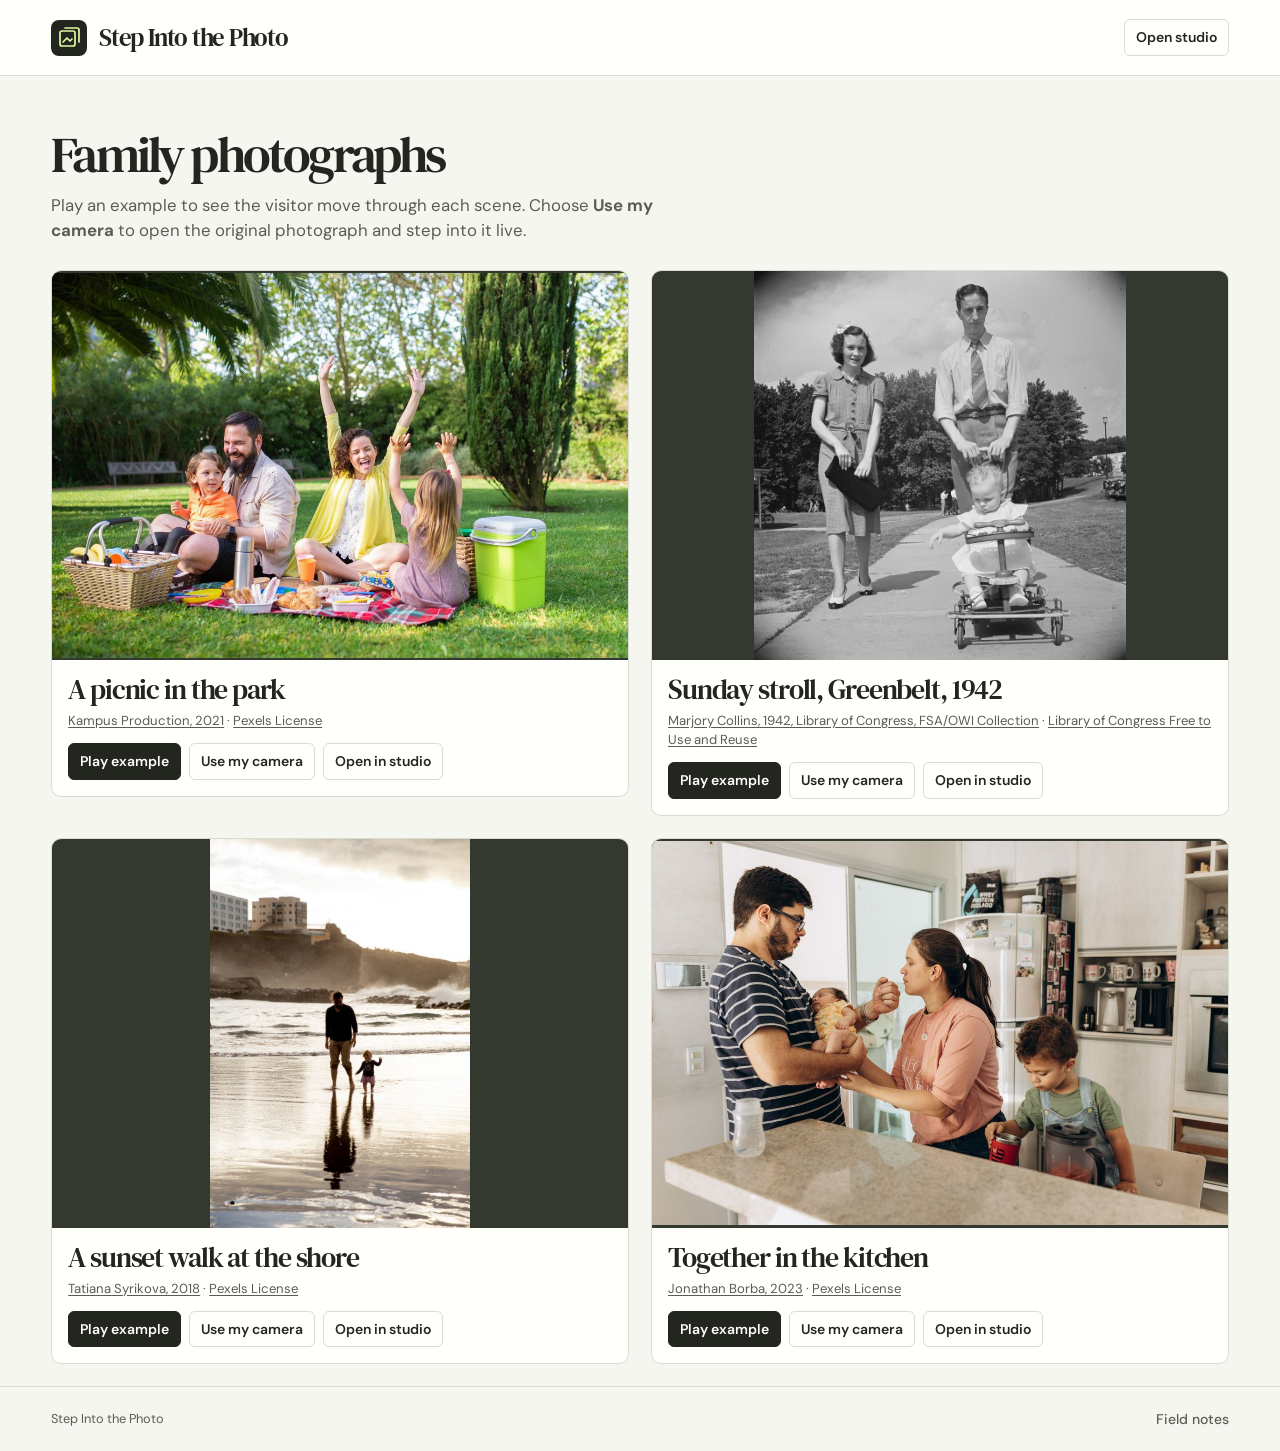
<file: public/families.html>
<!doctype html>
<html lang="en">
  <head>
    <meta charset="utf-8" />
    <meta name="viewport" content="width=device-width,initial-scale=1" />
    <title>Family photographs · Step Into the Photo</title>
    <link rel="icon" href="./icon.svg" type="image/svg+xml" />
    <link rel="stylesheet" href="./studio.css" />
    <link rel="stylesheet" href="./families.css" />
  </head>
  <body>
    <header class="mast">
      <a class="brand" href="./"><span class="brand-icon" data-icon="film"></span>Step Into the Photo</a
      ><a class="studio-link" href="./">Open studio</a>
    </header>
    <main class="family-gallery">
      <header class="family-heading">
        <h1>Family photographs</h1>
        <p>
          Play an example to see the visitor move through each scene. Choose <strong>Use my camera</strong> to
          open the original photograph and step into it live.
        </p>
      </header>
      <div id="family-grid" aria-live="polite"></div>
      <noscript>Enable JavaScript to open the interactive examples.</noscript>
    </main>
    <footer class="site-foot"><span>Step Into the Photo</span><a href="./notes.html">Field notes</a></footer>
    <script type="module" src="./families.js"></script>
  </body>
</html>
</file>
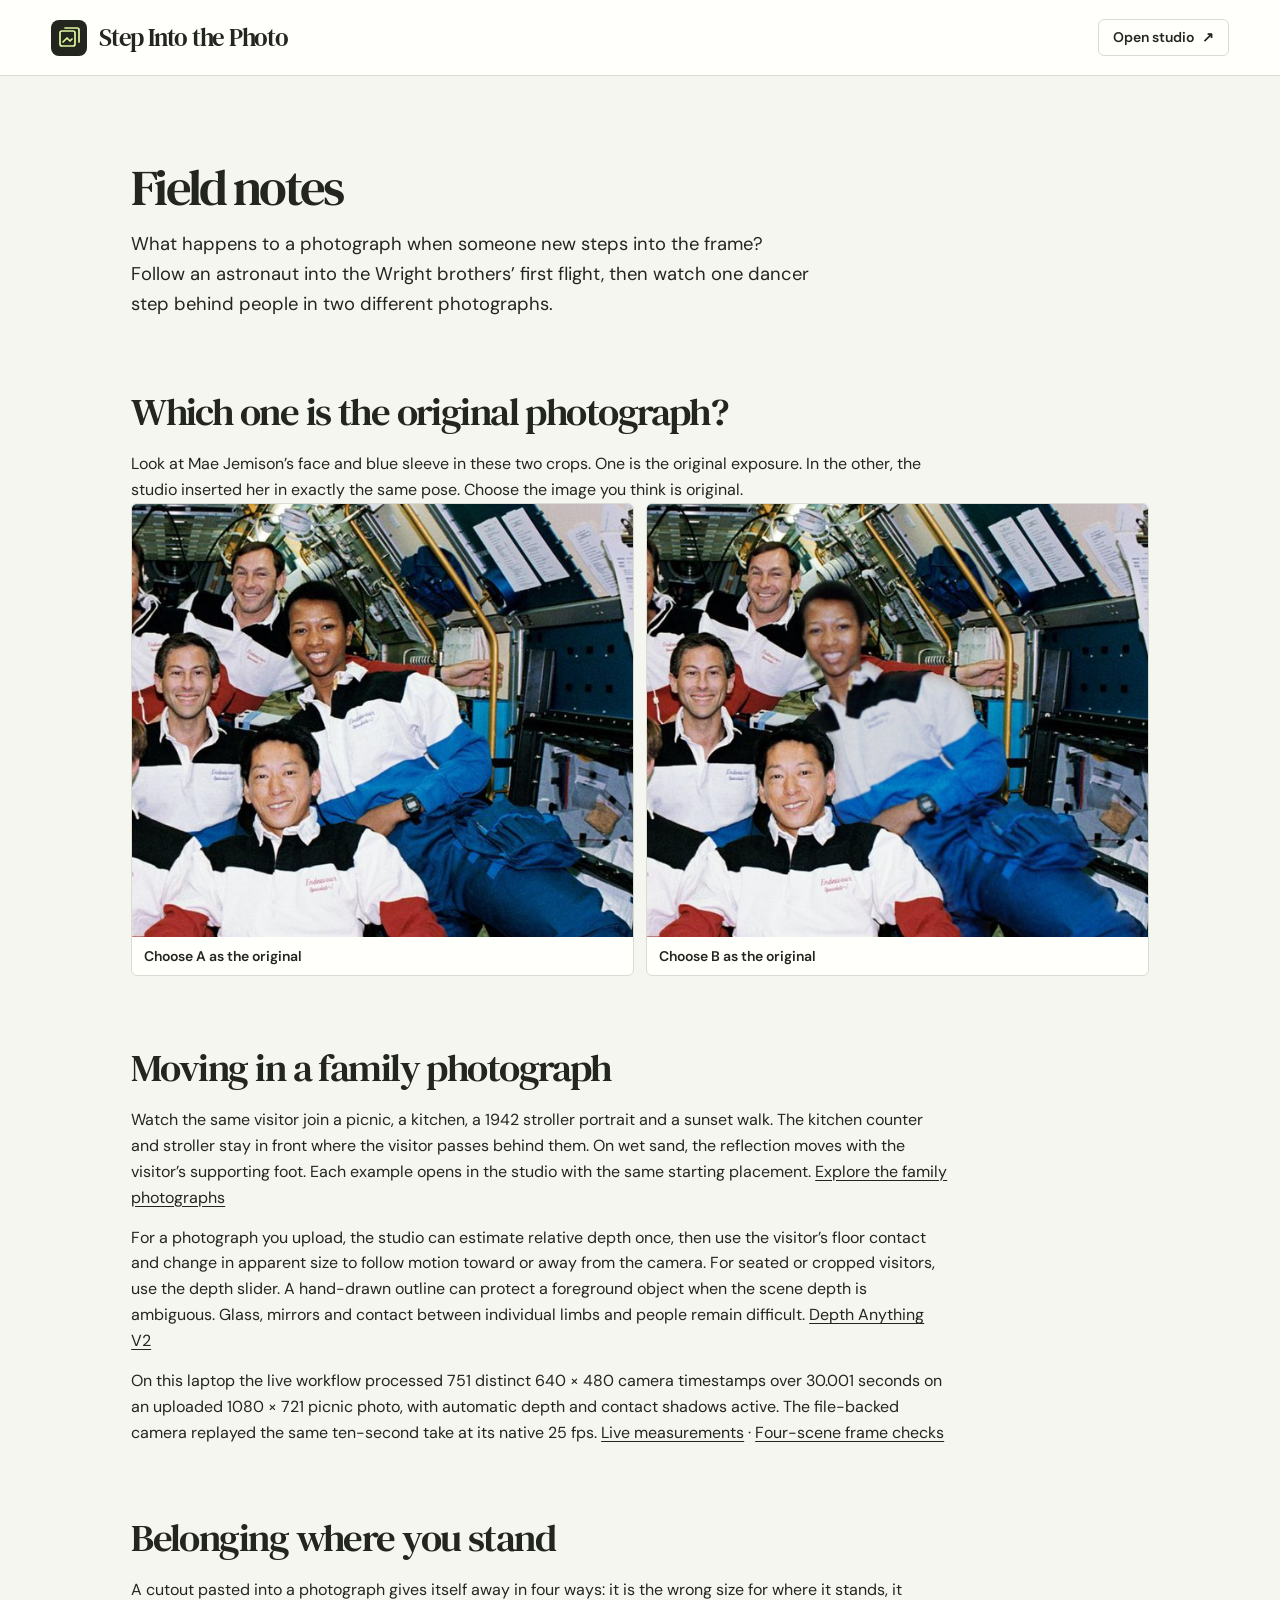
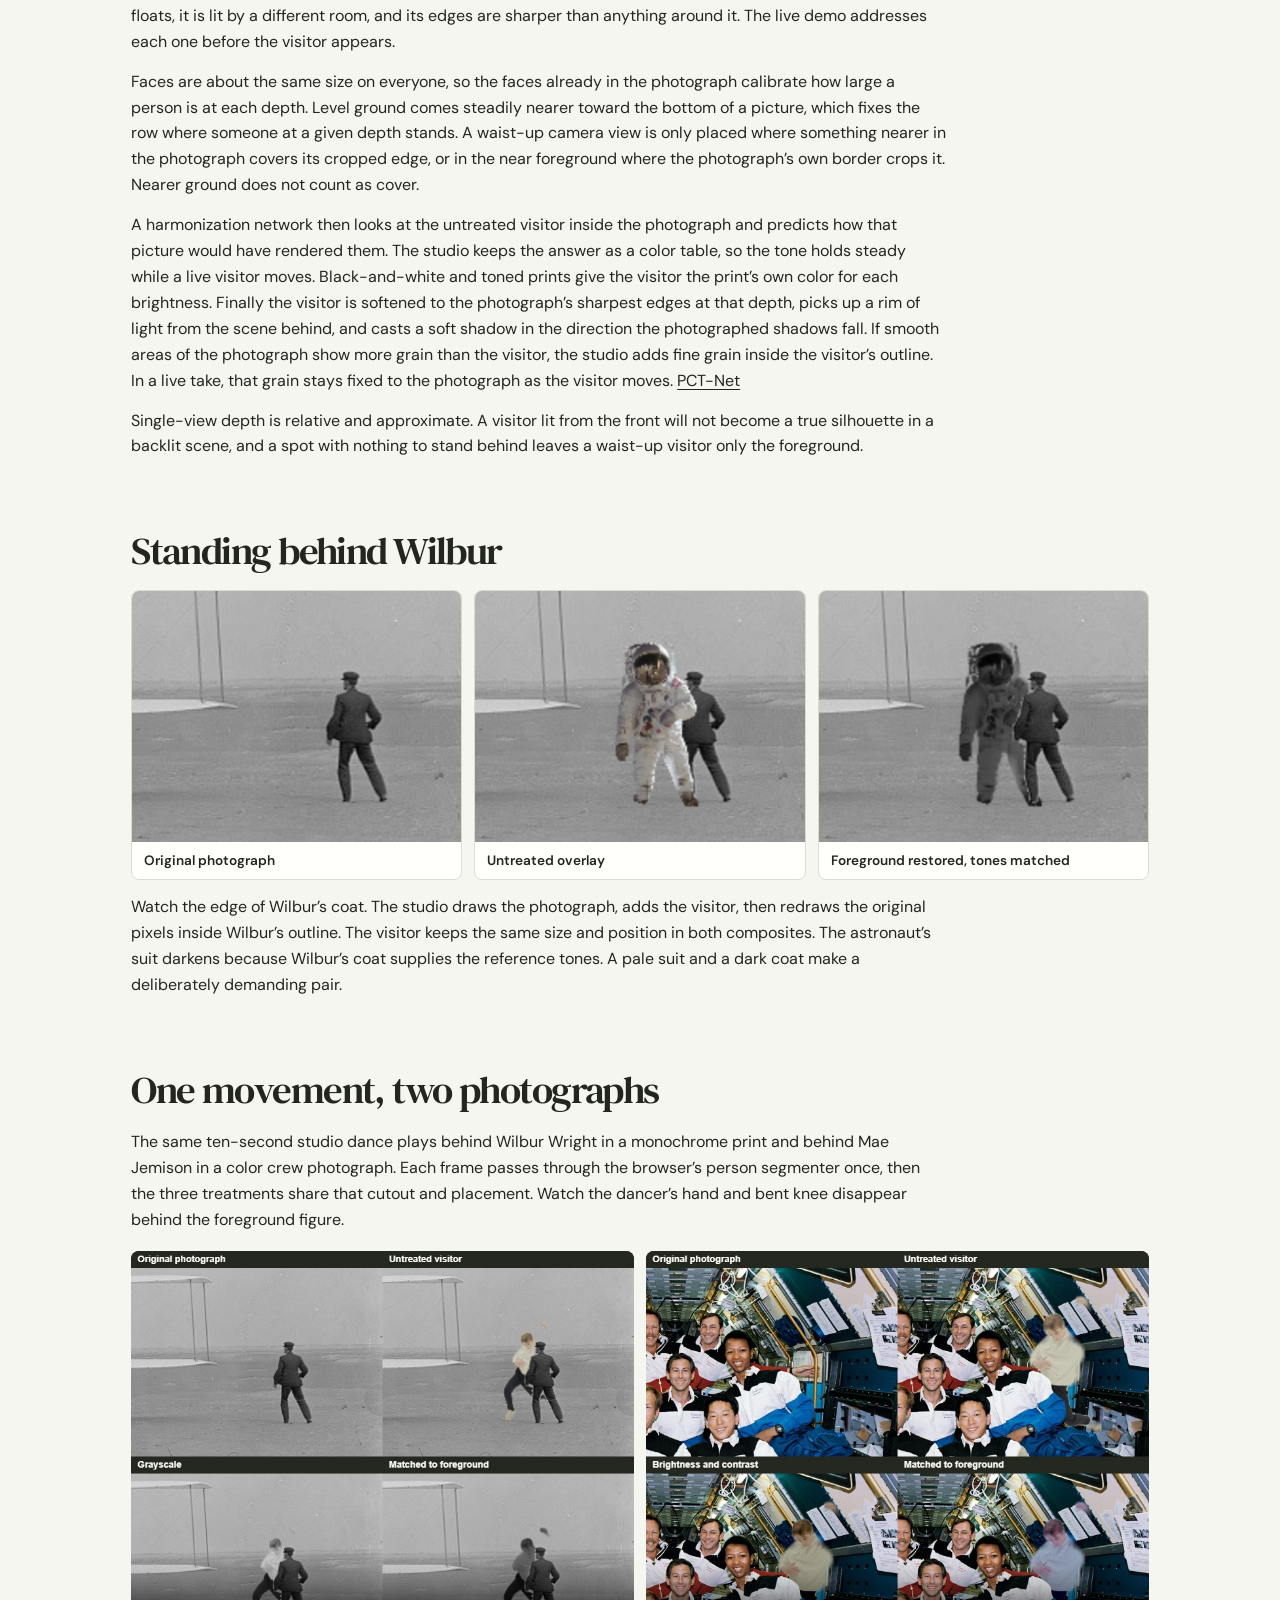
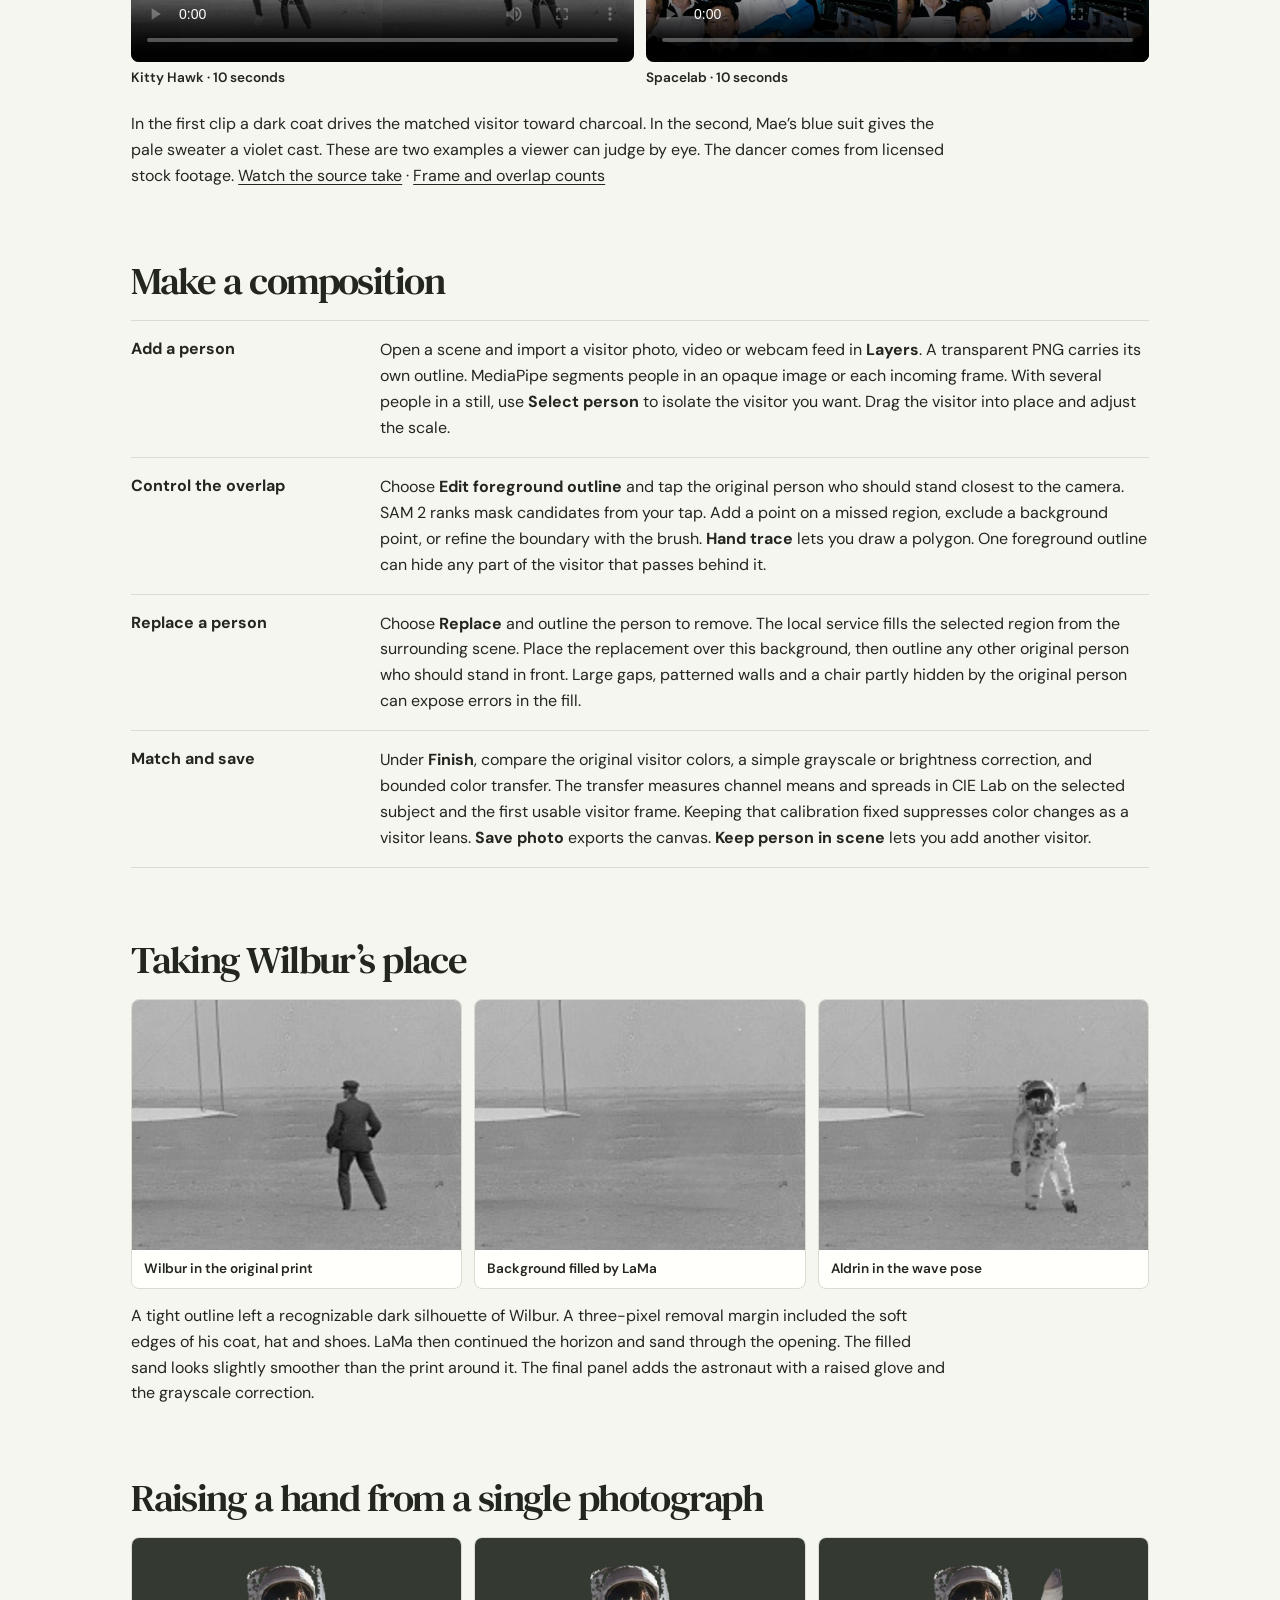
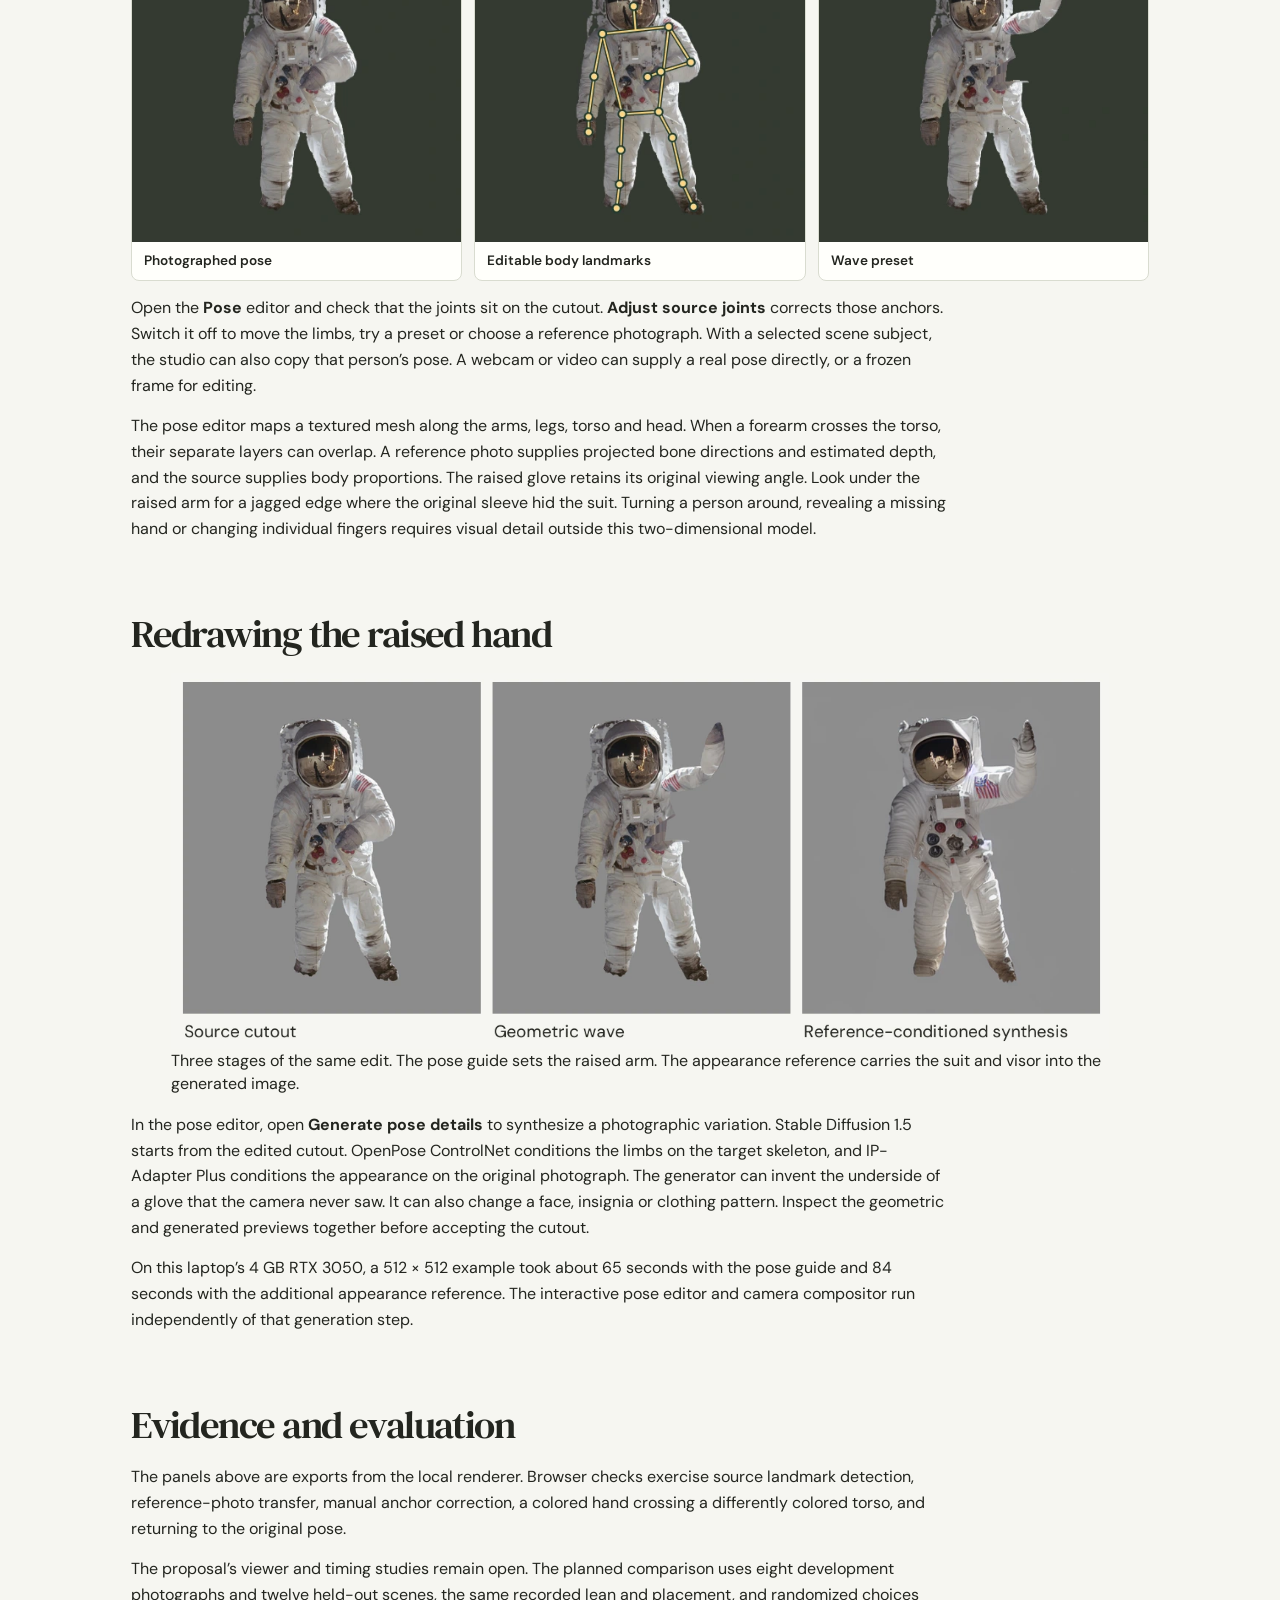
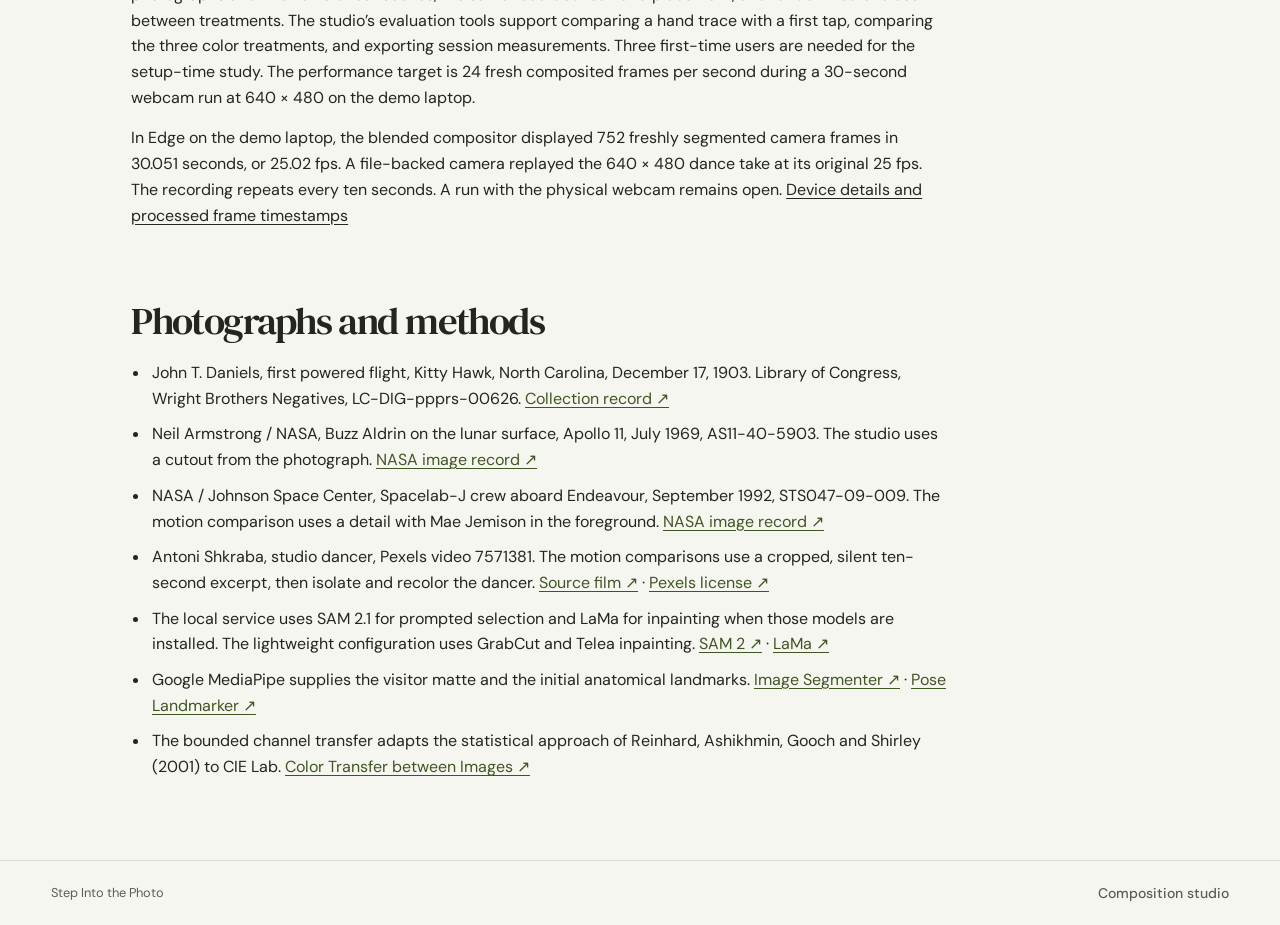
<file: public/notes.html>
<!doctype html>
<html lang="en">
  <head>
    <meta charset="utf-8" />
    <meta name="viewport" content="width=device-width,initial-scale=1" />
    <meta name="theme-color" content="#f6f6f1" />
    <title>Field notes · Step Into the Photo</title>
    <link rel="stylesheet" href="./studio.css" />
    <link rel="stylesheet" href="./notes.css" />
  </head>
  <body>
    <header class="mast">
      <a class="brand" href="./"><span class="brand-icon" data-icon="film"></span>Step Into the Photo</a>
      <a class="back-link" href="./">Open studio <span aria-hidden="true">↗</span></a>
    </header>
    <main class="notebook">
      <header class="notes-heading">
        <h1>Field notes</h1>
        <p>
          What happens to a photograph when someone new steps into the frame? Follow an astronaut into the
          Wright brothers’ first flight, then watch one dancer step behind people in two different
          photographs.
        </p>
      </header>
      <section id="realism-test" aria-labelledby="realism-heading">
        <h2 id="realism-heading">Which one is the original photograph?</h2>
        <p>Look at Mae Jemison’s face and blue sleeve in these two crops. One is the original exposure.
          In the other, the studio inserted her in exactly the same pose. Choose the image you think is original.</p>
        <div class="realism-pair" id="realism-pair"></div>
        <p id="realism-result" role="status"></p>
        <details id="realism-method" hidden>
          <summary>See the untreated insertion</summary>
          <figure>
            <img src="./demo/realism-untreated.jpg" loading="lazy" alt="The same crop with the altered visitor before blending." />
            <figcaption>We removed Jemison from the photograph, made her cutout brighter, cooler and smoother, and put it back in the same position. Blending brings the blue sleeve closer to its original color. The eyes and shirt lettering are still sharper in the original.
              <a href="https://images.nasa.gov/details/sts047-09-009">Original photograph by NASA</a>
            </figcaption>
          </figure>
        </details>
        <noscript>Enable JavaScript to choose between the two photographs.</noscript>
      </section>
      <section aria-labelledby="family-scenes">
        <h2 id="family-scenes">Moving in a family photograph</h2>
        <p>
          Watch the same visitor join a picnic, a kitchen, a 1942 stroller portrait and a sunset walk. The
          kitchen counter and stroller stay in front where the visitor passes behind them. On wet sand, the
          reflection moves with the visitor’s supporting foot. Each example opens in the studio with the same
          starting placement. <a href="./families.html">Explore the family photographs</a>
        </p>
        <p>
          For a photograph you upload, the studio can estimate relative depth once, then use the visitor’s
          floor contact and change in apparent size to follow motion toward or away from the camera. For
          seated or cropped visitors, use the depth slider. A hand-drawn outline can protect a foreground
          object when the scene depth is ambiguous. Glass, mirrors and contact between individual limbs and
          people remain difficult.
          <a href="https://github.com/DepthAnything/Depth-Anything-V2">Depth Anything V2</a>
        </p>
        <p>
          On this laptop the live workflow processed 751 distinct 640 × 480 camera timestamps over 30.001
          seconds on an uploaded 1080 × 721 picnic photo, with automatic depth and contact shadows active. The
          file-backed camera replayed the same ten-second take at its native 25 fps.
          <a href="./families/demos/live-benchmark.json">Live measurements</a> ·
          <a href="./families/demos/verification.json">Four-scene frame checks</a>
        </p>
      </section>
      <section aria-labelledby="blending">
        <h2 id="blending">Belonging where you stand</h2>
        <p>
          A cutout pasted into a photograph gives itself away in four ways: it is the wrong size for where it
          stands, it floats, it is lit by a different room, and its edges are sharper than anything around it.
          The live demo addresses each one before the visitor appears.
        </p>
        <p>
          Faces are about the same size on everyone, so the faces already in the photograph calibrate how
          large a person is at each depth. Level ground comes steadily nearer toward the bottom of a picture,
          which fixes the row where someone at a given depth stands. A waist-up camera view is only placed
          where something nearer in the photograph covers its cropped edge, or in the near foreground where
          the photograph’s own border crops it. Nearer ground does not count as cover.
        </p>
        <p>
          A harmonization network then looks at the untreated visitor inside the photograph and predicts how
          that picture would have rendered them. The studio keeps the answer as a color table, so the tone
          holds steady while a live visitor moves. Black-and-white and toned prints give the visitor the
          print’s own color for each brightness. Finally the visitor is softened to the photograph’s sharpest
          edges at that depth, picks up a rim of light from the scene behind, and casts a soft shadow in the
          direction the photographed shadows fall. If smooth areas of the photograph show more grain than
          the visitor, the studio adds fine grain inside the visitor’s outline. In a live take, that grain
          stays fixed to the photograph as the visitor moves.
          <a href="https://github.com/rakutentech/PCT-Net-Image-Harmonization">PCT-Net</a>
        </p>
        <p>
          Single-view depth is relative and approximate. A visitor lit from the front will not become a true
          silhouette in a backlit scene, and a spot with nothing to stand behind leaves a waist-up visitor
          only the foreground.
        </p>
      </section>
      <section aria-labelledby="overlap">
        <h2 id="overlap">Standing behind Wilbur</h2>
        <div class="plates">
          <figure>
            <img
              src="./figures/original.webp"
              width="408"
              height="310"
              alt="Detail of the original print showing Wilbur in profile beside the airplane."
            />
            <figcaption>Original photograph</figcaption>
          </figure>
          <figure>
            <img
              src="./figures/overlay.webp"
              width="408"
              height="310"
              alt="The color astronaut covers the edge of Wilbur’s dark coat."
            />
            <figcaption>Untreated overlay</figcaption>
          </figure>
          <figure>
            <img
              src="./figures/composite.webp"
              width="408"
              height="310"
              alt="The astronaut takes on the dark print tones and Wilbur’s original coat is visible in front."
            />
            <figcaption>Foreground restored, tones matched</figcaption>
          </figure>
        </div>
        <p>
          Watch the edge of Wilbur’s coat. The studio draws the photograph, adds the visitor, then redraws the
          original pixels inside Wilbur’s outline. The visitor keeps the same size and position in both
          composites. The astronaut’s suit darkens because Wilbur’s coat supplies the reference tones. A pale
          suit and a dark coat make a deliberately demanding pair.
        </p>
      </section>
      <section aria-labelledby="motion">
        <h2 id="motion">One movement, two photographs</h2>
        <p>
          The same ten-second studio dance plays behind Wilbur Wright in a monochrome print and behind Mae
          Jemison in a color crew photograph. Each frame passes through the browser’s person segmenter once,
          then the three treatments share that cutout and placement. Watch the dancer’s hand and bent knee
          disappear behind the foreground figure.
        </p>
        <div class="motion-clips">
          <figure>
            <video
              controls
              playsinline
              preload="metadata"
              poster="./demo/kitty-hawk.jpg"
              aria-label="Kitty Hawk, four-panel motion comparison"
            >
              <source src="./demo/kitty-hawk.mp4" type="video/mp4" />
            </video>
            <figcaption><a href="./demo/kitty-hawk.mp4">Kitty Hawk · 10 seconds</a></figcaption>
          </figure>
          <figure>
            <video
              controls
              playsinline
              preload="metadata"
              poster="./demo/spacelab.jpg"
              aria-label="Spacelab crew, four-panel motion comparison"
            >
              <source src="./demo/spacelab.mp4" type="video/mp4" />
            </video>
            <figcaption><a href="./demo/spacelab.mp4">Spacelab · 10 seconds</a></figcaption>
          </figure>
        </div>
        <p>
          In the first clip a dark coat drives the matched visitor toward charcoal. In the second, Mae’s blue
          suit gives the pale sweater a violet cast. These are two examples a viewer can judge by eye. The
          dancer comes from licensed stock footage. <a href="./demo/movement.mp4">Watch the source take</a> ·
          <a href="./demo/verification.json">Frame and overlap counts</a>
        </p>
      </section>
      <section aria-labelledby="edit">
        <h2 id="edit">Make a composition</h2>
        <dl class="method-list">
          <div>
            <dt>Add a person</dt>
            <dd>
              Open a scene and import a visitor photo, video or webcam feed in <strong>Layers</strong>. A
              transparent PNG carries its own outline. MediaPipe segments people in an opaque image or each
              incoming frame. With several people in a still, use <strong>Select person</strong> to isolate
              the visitor you want. Drag the visitor into place and adjust the scale.
            </dd>
          </div>
          <div>
            <dt>Control the overlap</dt>
            <dd>
              Choose <strong>Edit foreground outline</strong> and tap the original person who should stand
              closest to the camera. SAM 2 ranks mask candidates from your tap. Add a point on a missed
              region, exclude a background point, or refine the boundary with the brush.
              <strong>Hand trace</strong> lets you draw a polygon. One foreground outline can hide any part of
              the visitor that passes behind it.
            </dd>
          </div>
          <div>
            <dt>Replace a person</dt>
            <dd>
              Choose <strong>Replace</strong> and outline the person to remove. The local service fills the
              selected region from the surrounding scene. Place the replacement over this background, then
              outline any other original person who should stand in front. Large gaps, patterned walls and a
              chair partly hidden by the original person can expose errors in the fill.
            </dd>
          </div>
          <div>
            <dt>Match and save</dt>
            <dd>
              Under <strong>Finish</strong>, compare the original visitor colors, a simple grayscale or
              brightness correction, and bounded color transfer. The transfer measures channel means and
              spreads in CIE Lab on the selected subject and the first usable visitor frame. Keeping that
              calibration fixed suppresses color changes as a visitor leans.
              <strong>Save photo</strong> exports the canvas. <strong>Keep person in scene</strong> lets you
              add another visitor.
            </dd>
          </div>
        </dl>
      </section>
      <section aria-labelledby="replacement">
        <h2 id="replacement">Taking Wilbur’s place</h2>
        <div class="plates">
          <figure>
            <img
              loading="lazy"
              src="./figures/original.webp"
              width="408"
              height="310"
              alt="Wilbur Wright stands on the sand in a dark hat and coat."
            />
            <figcaption>Wilbur in the original print</figcaption>
          </figure>
          <figure>
            <img
              loading="lazy"
              src="./figures/replacement-background.webp"
              width="408"
              height="310"
              alt="Sand and the distant horizon fill the region where Wilbur stood."
            />
            <figcaption>Background filled by LaMa</figcaption>
          </figure>
          <figure>
            <img
              loading="lazy"
              src="./figures/replacement-posed.webp"
              width="408"
              height="310"
              alt="Buzz Aldrin occupies the same spot with his left glove raised above his shoulder."
            />
            <figcaption>Aldrin in the wave pose</figcaption>
          </figure>
        </div>
        <p>
          A tight outline left a recognizable dark silhouette of Wilbur. A three-pixel removal margin included
          the soft edges of his coat, hat and shoes. LaMa then continued the horizon and sand through the
          opening. The filled sand looks slightly smoother than the print around it. The final panel adds the
          astronaut with a raised glove and the grayscale correction.
        </p>
      </section>
      <section aria-labelledby="posing">
        <h2 id="posing">Raising a hand from a single photograph</h2>
        <div class="plates">
          <figure>
            <img
              loading="lazy"
              src="./figures/pose-source.webp"
              width="390"
              height="360"
              alt="Buzz Aldrin with one glove held in front of the suit."
            />
            <figcaption>Photographed pose</figcaption>
          </figure>
          <figure>
            <img
              loading="lazy"
              src="./figures/pose-joints.webp"
              width="390"
              height="360"
              alt="Detected head, arm, hip and leg joints marked over the same cutout."
            />
            <figcaption>Editable body landmarks</figcaption>
          </figure>
          <figure>
            <img
              loading="lazy"
              src="./figures/pose-wave.webp"
              width="390"
              height="360"
              alt="The same suit with the left arm raised and a small uneven area along the exposed torso."
            />
            <figcaption>Wave preset</figcaption>
          </figure>
        </div>
        <p>
          Open the <strong>Pose</strong> editor and check that the joints sit on the cutout.
          <strong>Adjust source joints</strong> corrects those anchors. Switch it off to move the limbs, try a
          preset or choose a reference photograph. With a selected scene subject, the studio can also copy
          that person’s pose. A webcam or video can supply a real pose directly, or a frozen frame for
          editing.
        </p>
        <p>
          The pose editor maps a textured mesh along the arms, legs, torso and head. When a forearm crosses
          the torso, their separate layers can overlap. A reference photo supplies projected bone directions
          and estimated depth, and the source supplies body proportions. The raised glove retains its original
          viewing angle. Look under the raised arm for a jagged edge where the original sleeve hid the suit.
          Turning a person around, revealing a missing hand or changing individual fingers requires visual
          detail outside this two-dimensional model.
        </p>
      </section>
      <section aria-labelledby="synthesis">
        <h2 id="synthesis">Redrawing the raised hand</h2>
        <figure>
          <img
            style="display: block; width: 100%; height: auto"
            src="./figures/pose-synthesis.webp"
            width="1272"
            height="510"
            alt="The source astronaut, a textured wave, and a generated wave. The generated glove has a new outline and the chest fittings differ."
          />
          <figcaption>
            Three stages of the same edit. The pose guide sets the raised arm. The appearance reference
            carries the suit and visor into the generated image.
          </figcaption>
        </figure>
        <p>
          In the pose editor, open <strong>Generate pose details</strong> to synthesize a photographic
          variation. Stable Diffusion 1.5 starts from the edited cutout. OpenPose ControlNet conditions the
          limbs on the target skeleton, and IP-Adapter Plus conditions the appearance on the original
          photograph. The generator can invent the underside of a glove that the camera never saw. It can also
          change a face, insignia or clothing pattern. Inspect the geometric and generated previews together
          before accepting the cutout.
        </p>
        <p>
          On this laptop’s 4 GB RTX 3050, a 512 × 512 example took about 65 seconds with the pose guide and 84
          seconds with the additional appearance reference. The interactive pose editor and camera compositor
          run independently of that generation step.
        </p>
      </section>
      <section aria-labelledby="study">
        <h2 id="study">Evidence and evaluation</h2>
        <p>
          The panels above are exports from the local renderer. Browser checks exercise source landmark
          detection, reference-photo transfer, manual anchor correction, a colored hand crossing a differently
          colored torso, and returning to the original pose.
        </p>
        <p>
          The proposal’s viewer and timing studies remain open. The planned comparison uses eight development
          photographs and twelve held-out scenes, the same recorded lean and placement, and randomized choices
          between treatments. The studio’s evaluation tools support comparing a hand trace with a first tap,
          comparing the three color treatments, and exporting session measurements. Three first-time users are
          needed for the setup-time study. The performance target is 24 fresh composited frames per second
          during a 30-second webcam run at 640 × 480 on the demo laptop.
        </p>
        <p>
          In Edge on the demo laptop, the blended compositor displayed 752 freshly segmented camera frames in
          30.051 seconds, or 25.02 fps. A file-backed camera replayed the 640 × 480 dance take at its original
          25 fps. The recording repeats every ten seconds. A run with the physical webcam remains open.
          <a href="./demo/live-benchmark.json">Device details and processed frame timestamps</a>
        </p>
      </section>
      <section aria-labelledby="photographs">
        <h2 id="photographs">Photographs and methods</h2>
        <ul class="references">
          <li>
            John T. Daniels, first powered flight, Kitty Hawk, North Carolina, December 17, 1903. Library of
            Congress, Wright Brothers Negatives, LC-DIG-ppprs-00626.
            <a href="https://www.loc.gov/collections/wright-brothers-negatives/about-this-collection/"
              >Collection record ↗</a
            >
          </li>
          <li>
            Neil Armstrong / NASA, Buzz Aldrin on the lunar surface, Apollo 11, July 1969, AS11-40-5903. The
            studio uses a cutout from the photograph.
            <a href="https://eol.jsc.nasa.gov/SearchPhotos/photo.pl?frame=5903&amp;mission=AS11&amp;roll=40"
              >NASA image record ↗</a
            >
          </li>
          <li>
            NASA / Johnson Space Center, Spacelab-J crew aboard Endeavour, September 1992, STS047-09-009. The
            motion comparison uses a detail with Mae Jemison in the foreground.
            <a href="https://images.nasa.gov/details/sts047-09-009">NASA image record ↗</a>
          </li>
          <li>
            Antoni Shkraba, studio dancer, Pexels video 7571381. The motion comparisons use a cropped, silent
            ten-second excerpt, then isolate and recolor the dancer.
            <a href="https://www.pexels.com/video/video-of-a-man-dancing-7571381/">Source film ↗</a> ·
            <a href="https://www.pexels.com/license/">Pexels license ↗</a>
          </li>
          <li>
            The local service uses SAM 2.1 for prompted selection and LaMa for inpainting when those models
            are installed. The lightweight configuration uses GrabCut and Telea inpainting.
            <a href="https://github.com/facebookresearch/sam2">SAM 2 ↗</a> ·
            <a href="https://github.com/advimman/lama">LaMa ↗</a>
          </li>
          <li>
            Google MediaPipe supplies the visitor matte and the initial anatomical landmarks.
            <a href="https://ai.google.dev/edge/mediapipe/solutions/vision/image_segmenter"
              >Image Segmenter ↗</a
            >
            ·
            <a href="https://ai.google.dev/edge/mediapipe/solutions/vision/pose_landmarker"
              >Pose Landmarker ↗</a
            >
          </li>
          <li>
            The bounded channel transfer adapts the statistical approach of Reinhard, Ashikhmin, Gooch and
            Shirley (2001) to CIE Lab.
            <a href="https://pages.cs.wisc.edu/~dyer/cs534/papers/color-transfer-cga2001.pdf"
              >Color Transfer between Images ↗</a
            >
          </li>
        </ul>
      </section>
    </main>
    <footer class="site-foot"><span>Step Into the Photo</span><a href="./">Composition studio</a></footer>
    <script type="module">
      import './realism-test.js';
      import { icons } from './ui.js';
      icons();
    </script>
  </body>
</html>
</file>
<file: public/studio.css>
@font-face {
  font-family: 'DM Sans';
  src: url('fonts/dm-sans.woff2') format('woff2');
  font-weight: 100 1000;
  font-display: swap;
}
@font-face {
  font-family: 'DM Serif Text';
  src: url('fonts/dm-serif.woff2') format('woff2');
  font-display: swap;
}
:root {
  font:
    16px/1.45 'DM Sans',
    Arial,
    sans-serif;
  color: #23251f;
  background: #f6f6f1;
  --ink: #23251f;
  --muted: #595e54;
  --line: #d9dcd0;
  --paper: #fffffb;
  --accent: #e2f9a0;
  --serif: 'DM Serif Text', Georgia, serif;
}
* {
  box-sizing: border-box;
}
body {
  margin: 0;
}
button,
input,
select {
  font: inherit;
}
button,
select {
  color: inherit;
}
button,
a,
input,
select,
summary {
  touch-action: manipulation;
}
button {
  border: 1px solid var(--line);
  background: var(--paper);
  font-size: 0.875rem;
  font-weight: 600;
  border-radius: 6px;
  min-height: 36px;
  padding: 7px 11px;
  cursor: pointer;
  display: inline-flex;
  align-items: center;
  justify-content: center;
  gap: 7px;
}
button:hover:not(:disabled) {
  background: #edf0e5;
  border-color: #a6ad99;
}
button:disabled {
  opacity: 0.45;
  cursor: default;
}
button:focus-visible,
input:focus-visible,
canvas:focus-visible,
summary:focus-visible,
a:focus-visible,
select:focus-visible {
  outline: 3px solid #768e40;
  outline-offset: 3px;
}
a {
  color: inherit;
  text-decoration: none;
}
a:hover {
  text-decoration: underline;
}
i,
[data-icon] {
  display: inline-flex;
  flex-shrink: 0;
}
svg {
  width: 17px;
  height: 17px;
  fill: none;
  stroke: currentColor;
  stroke-width: 1.7;
  stroke-linecap: round;
  stroke-linejoin: round;
}
[hidden] {
  display: none !important;
}
.mast {
  height: 76px;
  border-bottom: 1px solid var(--line);
  display: flex;
  align-items: center;
  justify-content: space-between;
  padding: 0 clamp(20px, 4vw, 78px);
  background: var(--paper);
}
.brand {
  display: flex;
  gap: 12px;
  align-items: center;
  font-family: var(--serif);
  font-size: 1.55rem;
  letter-spacing: -0.05em;
}
.brand:hover {
  text-decoration: none;
}
.brand-icon {
  background: var(--ink);
  color: var(--accent);
  width: 36px;
  height: 36px;
  border-radius: 8px;
  align-items: center;
  justify-content: center;
}
.brand-icon svg {
  height: 24px;
  width: 24px;
}
.mast nav {
  display: flex;
  align-items: center;
  gap: 24px;
}
.notes-link,
.site-foot a {
  font-weight: 500;
  font-size: 0.875rem;
}
.primary,
.strong {
  background: var(--ink);
  color: white;
  border-color: var(--ink);
}
button.primary:hover:not(:disabled),
button.strong:hover:not(:disabled) {
  background: #3c4235;
  border-color: #3c4235;
}
.mast .primary {
  padding: 10px 15px;
}
.workspace,
.site-foot {
  max-width: 1650px;
  margin: auto;
  padding: 0 clamp(18px, 4vw, 78px);
}
.work-heading {
  display: flex;
  align-items: center;
  justify-content: space-between;
  gap: 10px;
  margin: 28px 0 21px;
}
h1,
h2,
h3,
p {
  margin: 0;
}
h1 {
  font: normal clamp(2.35rem, 4vw, 3.6rem) / 1.06 var(--serif);
  letter-spacing: -0.055em;
}
.service {
  background: #edf2e3;
  color: #405037;
  border: 1px solid #d7e1ca;
  display: flex;
  align-items: center;
  gap: 7px;
  border-radius: 30px;
  font-size: 0.78rem;
  font-weight: 600;
  padding: 5px 10px;
  white-space: nowrap;
}
.service:before {
  content: '';
  width: 7px;
  height: 7px;
  background: #64905a;
  border-radius: 50%;
}
.desk {
  display: grid;
  grid-template-columns: minmax(0, 1fr) minmax(300px, 345px);
  gap: 20px;
  align-items: start;
}
.editing,
.inspector {
  min-width: 0;
}
.canvas-card,
.inspector {
  border: 1px solid var(--line);
  border-radius: 12px;
  background: var(--paper);
  overflow: hidden;
}
.card-bar,
.canvas-footer,
.transport,
.inspector-head,
.section-line,
.dialog-bar,
.dialog-actions,
.site-foot {
  display: flex;
  align-items: center;
  justify-content: space-between;
  gap: 12px;
}
.card-bar {
  padding: 11px 16px;
}
.card-title,
.tool-hint {
  display: inline-flex;
  align-items: center;
  gap: 8px;
}
.card-title {
  font-weight: 650;
}
.view-switch,
.seg {
  display: flex;
  align-items: stretch;
  border: 1px solid var(--line);
  border-radius: 7px;
  background: #f2f3ed;
  padding: 3px;
  gap: 2px;
}
.view-switch button,
.seg button {
  background: transparent;
  border-color: transparent;
  min-height: 28px;
  padding: 3px 10px;
  color: var(--muted);
  font-size: 0.81rem;
}
.view-switch .active {
  border-color: var(--line);
  background: var(--paper);
  color: var(--ink);
  box-shadow: 0 1px 2px #0001;
}
.mat {
  background-color: #343931;
  background-image: radial-gradient(#60675a 0.75px, transparent 0.85px);
  background-size: 10px 10px;
  min-height: 380px;
  height: clamp(410px, 48vw, 640px);
  padding: clamp(18px, 3.1vw, 48px);
  display: grid;
  place-items: center;
}
.mat #picture {
  width: 100%;
  height: 100%;
  min-height: 0;
  display: flex;
  align-items: center;
  justify-content: center;
}
#scene {
  max-width: 100%;
  max-height: 100%;
  width: auto;
  height: auto;
  aspect-ratio: auto;
  object-fit: contain;
  display: block;
  box-shadow: 0 8px 25px #10150f66;
  cursor: move;
  touch-action: none;
}
.canvas-footer {
  padding: 10px 17px;
  font-size: 0.81rem;
}
.canvas-footer span:last-child {
  color: var(--muted);
  font-variant-numeric: tabular-nums;
}
.transport {
  margin-top: 11px;
  padding: 4px 0;
}
.tool-hint,
.feedback,
.help {
  color: var(--muted);
  font-size: 0.875rem;
  line-height: 1.45;
}
.quiet {
  background: transparent;
}
.feedback {
  margin: 8px 0;
  display: flex;
  align-items: flex-start;
  gap: 8px;
  min-height: 24px;
}
.feedback [data-icon] {
  margin-top: 2px;
}
.feedback.warn {
  color: #884317;
}
.inspector-head {
  padding: 15px 18px 10px;
}
.inspector-head h2,
.dialog-bar h2 {
  font: normal 1.65rem/1.15 var(--serif);
  letter-spacing: -0.035em;
}
.inspector-head > i {
  color: var(--muted);
}
.tabs {
  display: flex;
  border-bottom: 1px solid var(--line);
  padding: 0 15px;
}
.tabs button {
  flex: 1;
  border: 0;
  border-radius: 0;
  background: transparent;
  border-bottom: 2px solid transparent;
  color: var(--muted);
  min-height: 42px;
}
.tabs button[aria-selected='true'] {
  border-color: var(--ink);
  color: var(--ink);
}
.panel {
  padding: 17px 18px 19px;
}
h3,
summary {
  font-size: 0.9rem;
  font-weight: 700;
}
.seg {
  margin: 8px 0 19px;
}
.seg button {
  flex: 1;
  min-height: 34px;
  padding: 5px;
  font-size: 0.85rem;
}
.seg button[aria-pressed='true'],
.tools button[aria-pressed='true'] {
  background: var(--accent);
  border-color: #b4cc83;
  color: #29371b;
}
.layer {
  display: flex;
  align-items: center;
  gap: 10px;
  margin-top: 9px;
  padding: 8px;
  border: 1px solid var(--line);
  border-radius: 7px;
}
.layer img {
  width: 47px;
  height: 44px;
  object-fit: cover;
  border-radius: 3px;
}
.layer img.cut-thumb {
  object-fit: contain;
  background-color: #e8e9df;
}
.layer > div {
  flex: 1;
  min-width: 0;
}
.layer small,
.choice small {
  display: block;
  color: var(--muted);
  font-size: 0.77rem;
}
.layer strong {
  display: block;
  text-overflow: ellipsis;
  white-space: nowrap;
  overflow: hidden;
  font-size: 0.9rem;
}
.icon {
  padding: 6px;
  min-width: 32px;
  min-height: 32px;
  border-color: transparent;
  background: transparent;
}
.row-actions {
  display: flex;
  gap: 6px;
  margin-top: 9px;
}
.row-actions button {
  flex: 1;
  font-size: 0.79rem;
  padding: 6px 4px;
}
.rule {
  height: 1px;
  background: var(--line);
  margin: 16px 0;
}
.help {
  margin: 5px 0 10px;
}
.wide {
  width: 100%;
  margin-top: 4px;
}
.section-line {
  margin-bottom: 5px;
}
.text-btn {
  padding: 0;
  background: transparent;
  border: 0;
  text-decoration: underline;
  min-height: 24px;
  font-size: 0.78rem;
  font-weight: 500;
}
.slider {
  display: grid;
  align-items: center;
  grid-template-columns: 52px 1fr 43px;
  gap: 9px;
  margin: 8px 0;
  font-size: 0.84rem;
}
.slider output {
  text-align: right;
  font-variant-numeric: tabular-nums;
}
input[type='range'] {
  width: 100%;
  height: 5px;
  cursor: pointer;
  accent-color: #627447;
}
input[type='checkbox'],
input[type='radio'] {
  accent-color: #4f6139;
}
.check {
  display: inline-flex;
  align-items: center;
  gap: 5px;
  font-size: 0.83rem;
}
.choice {
  display: flex;
  gap: 9px;
  align-items: center;
  border: 1px solid var(--line);
  border-radius: 6px;
  padding: 10px;
  margin-top: 8px;
  font-size: 0.875rem;
  cursor: pointer;
}
.choice:has(:checked) {
  background: #f0f5e4;
  border-color: #becba9;
}
summary {
  cursor: pointer;
}
.site-foot {
  color: var(--muted);
  padding-top: 22px;
  padding-bottom: 22px;
  margin-top: 22px;
  font-size: 0.8rem;
  border-top: 1px solid var(--line);
}
dialog {
  width: min(820px, 95vw);
  max-height: 94vh;
  overflow: auto;
  border: 1px solid #bbc2b0;
  border-radius: 12px;
  padding: 18px;
  background: var(--paper);
  color: var(--ink);
  box-shadow: 0 20px 100px #17200d55;
}
dialog::backdrop {
  background: #172016ab;
}
.editor-stage {
  display: flex;
  align-items: center;
  justify-content: center;
  background: #33392e;
  border-radius: 5px;
  overflow: hidden;
}
.editor-stage canvas {
  display: block;
  max-width: 100%;
  max-height: 51vh;
  touch-action: none;
  cursor: crosshair;
}
.checker {
  background-color: #cbd0c5;
  background-image: conic-gradient(#dbe0d6 25%, transparent 0 50%, #dbe0d6 0 75%, transparent 0);
  background-size: 22px 22px;
}
.tools,
.dialog-actions > div {
  display: flex;
  flex-wrap: wrap;
  align-items: center;
  gap: 6px;
}
.tools {
  margin: 12px 0;
}
.tools label {
  display: flex;
  gap: 6px;
  align-items: center;
  font-size: 0.84rem;
}
.tools label input[type='range'] {
  width: 65px;
}
.dialog-actions {
  margin-top: 10px;
}
.dialog-actions .help {
  margin: 0;
}
.comparison-grid {
  display: flex;
  gap: 6px;
  flex-wrap: wrap;
}
.comparison-grid figure {
  flex: 1;
  min-width: 140px;
  margin: 5px 0;
}
.comparison-grid video,
.comparison-grid img {
  width: 100%;
  display: block;
}
.comparison-grid figcaption {
  font-weight: bold;
  margin: 4px 0;
}
select {
  padding: 5px;
  border-radius: 4px;
  border: 1px solid var(--line);
  background: var(--paper);
}
textarea {
  width: 100%;
  padding: 8px;
  font: inherit;
  border: 1px solid var(--line);
  border-radius: 5px;
}
@media (max-width: 940px) {
  .desk {
    grid-template-columns: minmax(0, 1fr) 295px;
    gap: 12px;
  }
  .mat {
    height: 45vw;
    min-height: 310px;
    padding: 16px;
  }
  .workspace,
  .site-foot,
  .mast {
    padding-left: 20px;
    padding-right: 20px;
  }
  .panel {
    padding: 14px;
  }
  .work-heading {
    margin-top: 22px;
  }
}
@media (max-width: 710px) {
  .desk {
    grid-template-columns: 1fr;
  }
  .mast {
    height: 60px;
  }
  .brand {
    font-size: 1.18rem;
    gap: 7px;
  }
  .brand-icon {
    width: 30px;
    height: 30px;
  }
  .mast nav {
    gap: 10px;
  }
  .notes-link {
    display: none;
  }
  .work-heading {
    margin: 17px 0 13px;
  }
  .service {
    font-size: 0.68rem;
    padding: 4px 7px;
  }
  .workspace,
  .site-foot,
  .mast {
    padding-left: 12px;
    padding-right: 12px;
  }
  .mat {
    height: 67vw;
    min-height: 215px;
    max-height: 480px;
    padding: 14px;
  }
  .feedback {
    margin: 4px 0;
  }
  .inspector {
    margin-top: 2px;
  }
  .inspector-head {
    padding: 13px 16px 6px;
  }
  .card-bar {
    padding: 8px 10px;
  }
  .tool-hint {
    font-size: 0.8rem;
  }
  .dialog-actions {
    flex-wrap: wrap;
  }
  .site-foot {
    margin-top: 15px;
  }
}
#library-grid {
  display: grid;
  grid-template-columns: repeat(auto-fit, minmax(145px, 1fr));
  gap: 9px;
}
#library-grid button {
  display: flex;
  flex-direction: column;
  align-items: start;
  text-align: left;
  padding: 6px;
  font-size: 0.82rem;
}
#library-grid img {
  width: 100%;
  aspect-ratio: 1.6;
  object-fit: cover;
  border-radius: 3px;
}
.generation {
  padding: 12px 0;
  border-top: 1px solid #d9dcd0;
}
.generation-pair {
  display: flex;
  gap: 8px;
}
.generation-pair figure {
  flex: 1;
  margin: 0 0 9px;
  font-size: 0.8rem;
}
.generation-pair img {
  display: block;
  width: 100%;
  max-height: 180px;
  object-fit: contain;
  background: #e3e7de;
}
.description {
  display: flex;
  gap: 8px;
  align-items: center;
  font-size: 0.875rem;
}
.generation input[type='text'],
.generation input:not([type]) {
  flex: 1;
  min-width: 100px;
}
.generation input[type='number'] {
  width: 85px;
}
.generation input:not([type='range']) {
  border: 1px solid #c8cebf;
  border-radius: 4px;
  padding: 4px 6px;
}
.space-picker,
.floor-controls {
  display: flex;
  align-items: center;
  gap: 10px;
  flex-wrap: wrap;
  margin: 8px 0;
  font-size: 0.85rem;
}
.space-picker select {
  flex: 1;
}
.floor-controls {
  column-gap: 14px;
}
</file>
<file: public/families.css>
.family-gallery {
  max-width: 1360px;
  margin: 0 auto;
  padding: 0 clamp(18px, 4vw, 68px);
}
.family-heading {
  padding: clamp(28px, 4vw, 60px) 0 28px;
}
.family-heading p {
  max-width: 620px;
  margin-top: 12px;
  color: var(--muted);
  font-size: 1.05rem;
}
#family-grid {
  display: grid;
  grid-template-columns: repeat(2, minmax(0, 1fr));
  gap: 22px;
  align-items: start;
}
.family-card {
  background: var(--paper);
  border: 1px solid var(--line);
  border-radius: 10px;
  overflow: hidden;
}
.family-image {
  background: #33392f;
  display: grid;
  place-items: center;
  aspect-ratio: 1.48;
}
.family-image img,
.family-image video {
  display: block;
  width: 100%;
  height: 100%;
  min-height: 0;
  object-fit: contain;
}
.family-caption {
  padding: 14px 16px 16px;
}
.family-caption h2 {
  font: normal clamp(1.3rem, 2.2vw, 1.8rem) / 1.1 var(--serif);
  letter-spacing: -0.04em;
}
.family-caption p {
  margin: 6px 0 13px;
  font-size: 0.82rem;
  color: var(--muted);
}
.family-caption p a {
  text-decoration: underline;
  text-underline-offset: 2px;
}
.family-actions {
  display: flex;
  gap: 8px;
  flex-wrap: wrap;
}
.family-actions a,
.studio-link {
  display: inline-flex;
  align-items: center;
  justify-content: center;
  border: 1px solid var(--line);
  border-radius: 6px;
  padding: 7px 11px;
  font-size: 0.875rem;
  font-weight: 600;
}
@media (max-width: 670px) {
  #family-grid {
    grid-template-columns: 1fr;
    gap: 16px;
  }
  .family-heading {
    padding-top: 24px;
  }
}
</file>
<file: public/notes.css>
.back-link {
  border: 1px solid var(--line);
  border-radius: 6px;
  padding: 0.48rem 0.85rem;
  font-size: 0.875rem;
  font-weight: 600;
}
.back-link span {
  margin-left: 0.4em;
}
.notebook {
  max-width: 1120px;
  margin: 0 auto;
  padding: 0 clamp(20px, 4vw, 64px);
}
.notes-heading {
  padding: clamp(36px, 7vw, 84px) 0 0;
}
.notes-heading p {
  max-width: 43rem;
  margin: 1rem 0 0;
  font-size: 1.15rem;
}
.notebook section {
  margin: clamp(36px, 6vw, 70px) 0;
}
.notebook h2 {
  margin: 0 0 18px;
  font: normal clamp(1.65rem, 3.5vw, 2.45rem) / 1.1 var(--serif);
  letter-spacing: -0.04em;
}
.notebook section > p {
  max-width: 51rem;
  margin-top: 14px;
}
.plates {
  display: grid;
  grid-template-columns: repeat(3, minmax(0, 1fr));
  gap: 12px;
}
.plates figure {
  margin: 0;
  overflow: hidden;
  background: var(--paper);
  border: 1px solid var(--line);
  border-radius: 8px;
}
.plates img {
  display: block;
  width: 100%;
  height: auto;
}
.plates figcaption {
  padding: 9px 12px;
  font-size: 0.85rem;
  font-weight: 600;
}
.realism-pair {
  display: grid;
  grid-template-columns: repeat(2, minmax(0, 1fr));
  gap: 12px;
}
.realism-pair button {
  display: grid;
  gap: 0;
  padding: 0;
  overflow: hidden;
  text-align: left;
}
.realism-pair img,
#realism-method img {
  width: 100%;
  display: block;
}
.realism-pair span {
  padding: 9px 12px;
}
.realism-pair button:disabled {
  opacity: 1;
  color: inherit;
  cursor: default;
}
#realism-method summary {
  cursor: pointer;
  font-weight: 600;
}
#realism-method figure {
  max-width: 520px;
  margin: 12px 0;
}
#realism-method figcaption {
  margin-top: 6px;
  font-size: 0.875rem;
  line-height: 1.5;
}
@media (max-width: 560px) {
  .realism-pair {
    grid-template-columns: 1fr;
  }
}
.motion-clips {
  display: grid;
  grid-template-columns: repeat(2, minmax(0, 1fr));
  gap: 12px;
  margin: 18px 0;
}
.motion-clips figure {
  margin: 0;
}
.motion-clips video {
  display: block;
  width: 100%;
  aspect-ratio: 768/628;
  background: #242821;
  border-radius: 8px;
}
.motion-clips figcaption {
  padding: 6px 0;
  font-size: 0.85rem;
  font-weight: 600;
}
.notebook section > p a {
  text-decoration: underline;
  text-underline-offset: 0.16em;
}
.method-list {
  margin: 0;
  border-top: 1px solid var(--line);
}
.method-list div {
  display: grid;
  grid-template-columns: minmax(134px, 0.9fr) 3fr;
  gap: 18px;
  border-bottom: 1px solid var(--line);
  padding: 16px 0;
}
.method-list dt {
  font-weight: 700;
}
.method-list dd {
  margin: 0;
}
.notebook p,
.notebook dd,
.references {
  line-height: 1.62;
}
.references {
  max-width: 51rem;
  padding-left: 1.15rem;
  margin: 0;
}
.references li {
  padding: 0 0 0.6rem 0.15rem;
}
.references a {
  color: #405523;
  text-decoration: underline;
  text-underline-offset: 0.16em;
}
@media (max-width: 620px) {
  .notebook {
    padding: 0 16px;
  }
  .notes-heading p {
    font-size: 1rem;
  }
  .plates {
    gap: 5px;
  }
  .motion-clips {
    grid-template-columns: 1fr;
  }
  .plates figcaption {
    font-size: 0.72rem;
    padding: 6px;
    line-height: 1.3;
  }
  .method-list div {
    grid-template-columns: 1fr;
    gap: 0.3rem;
  }
}
</file>
